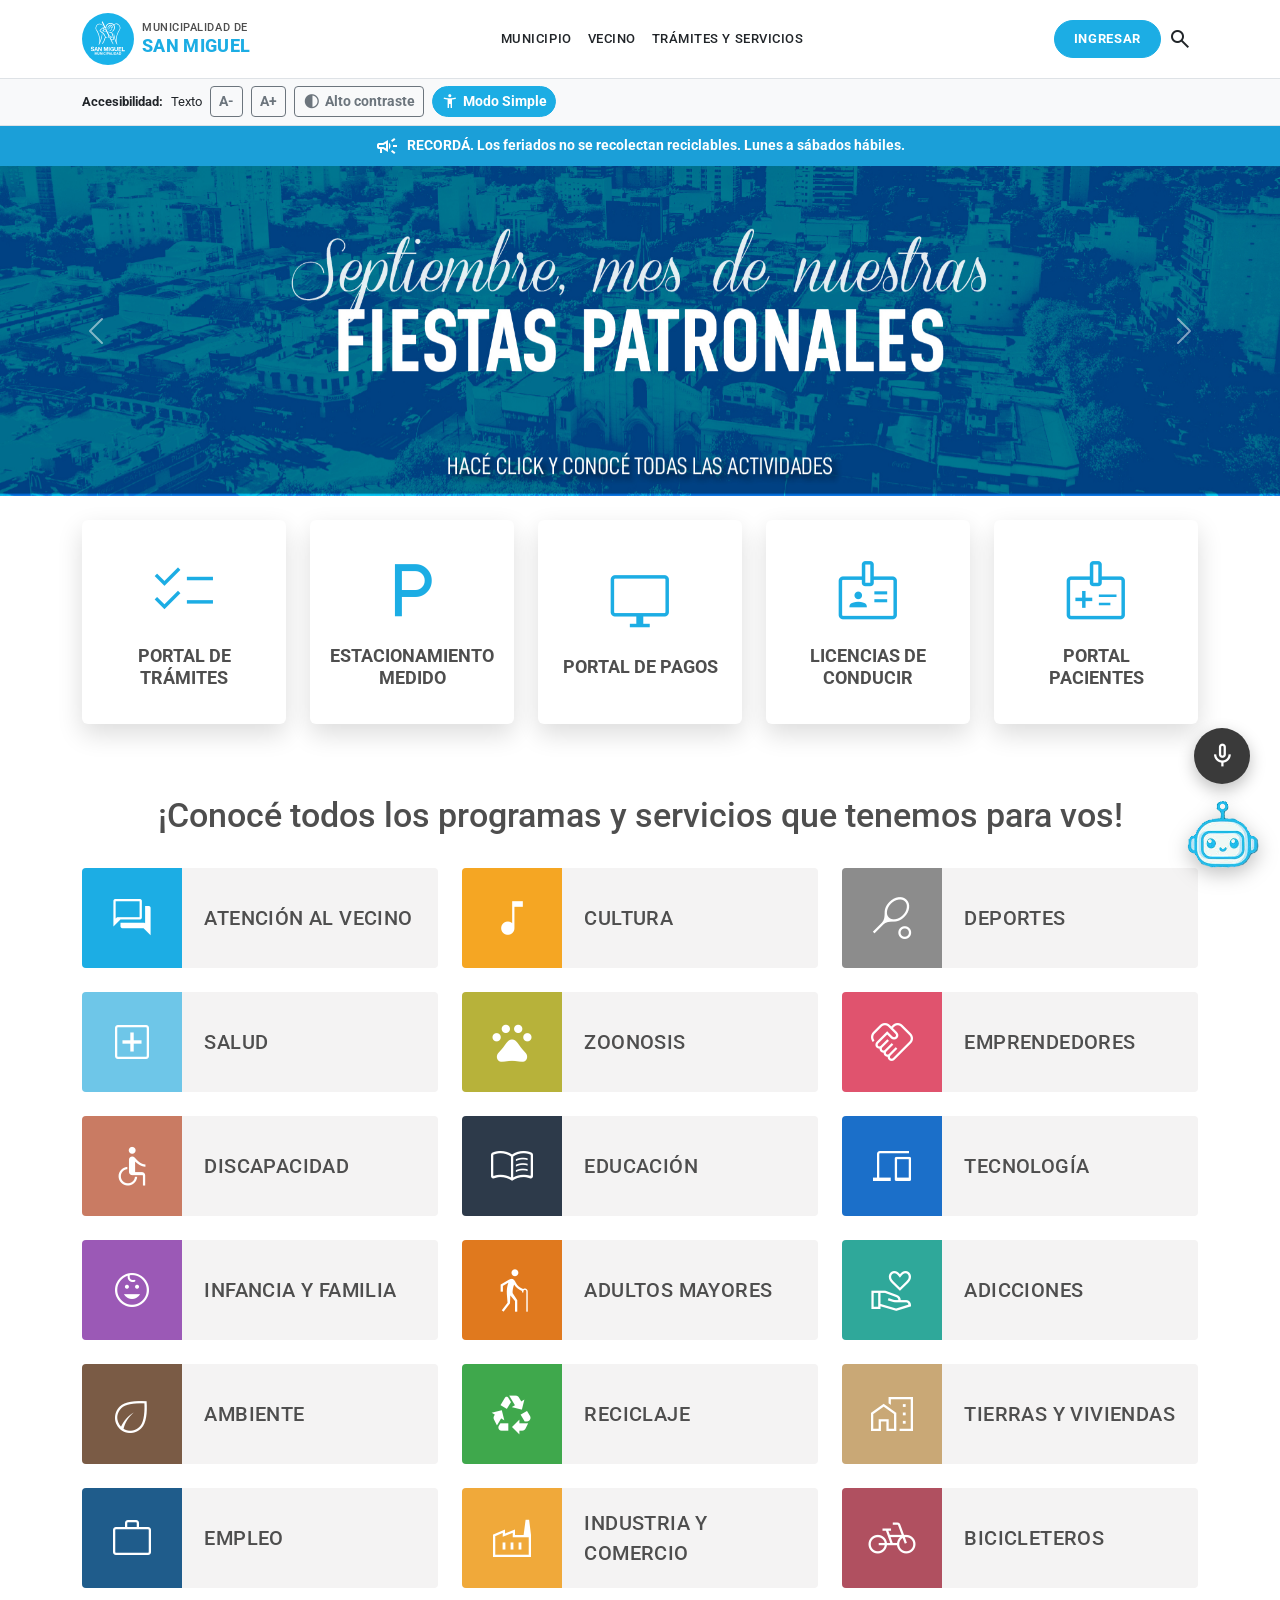
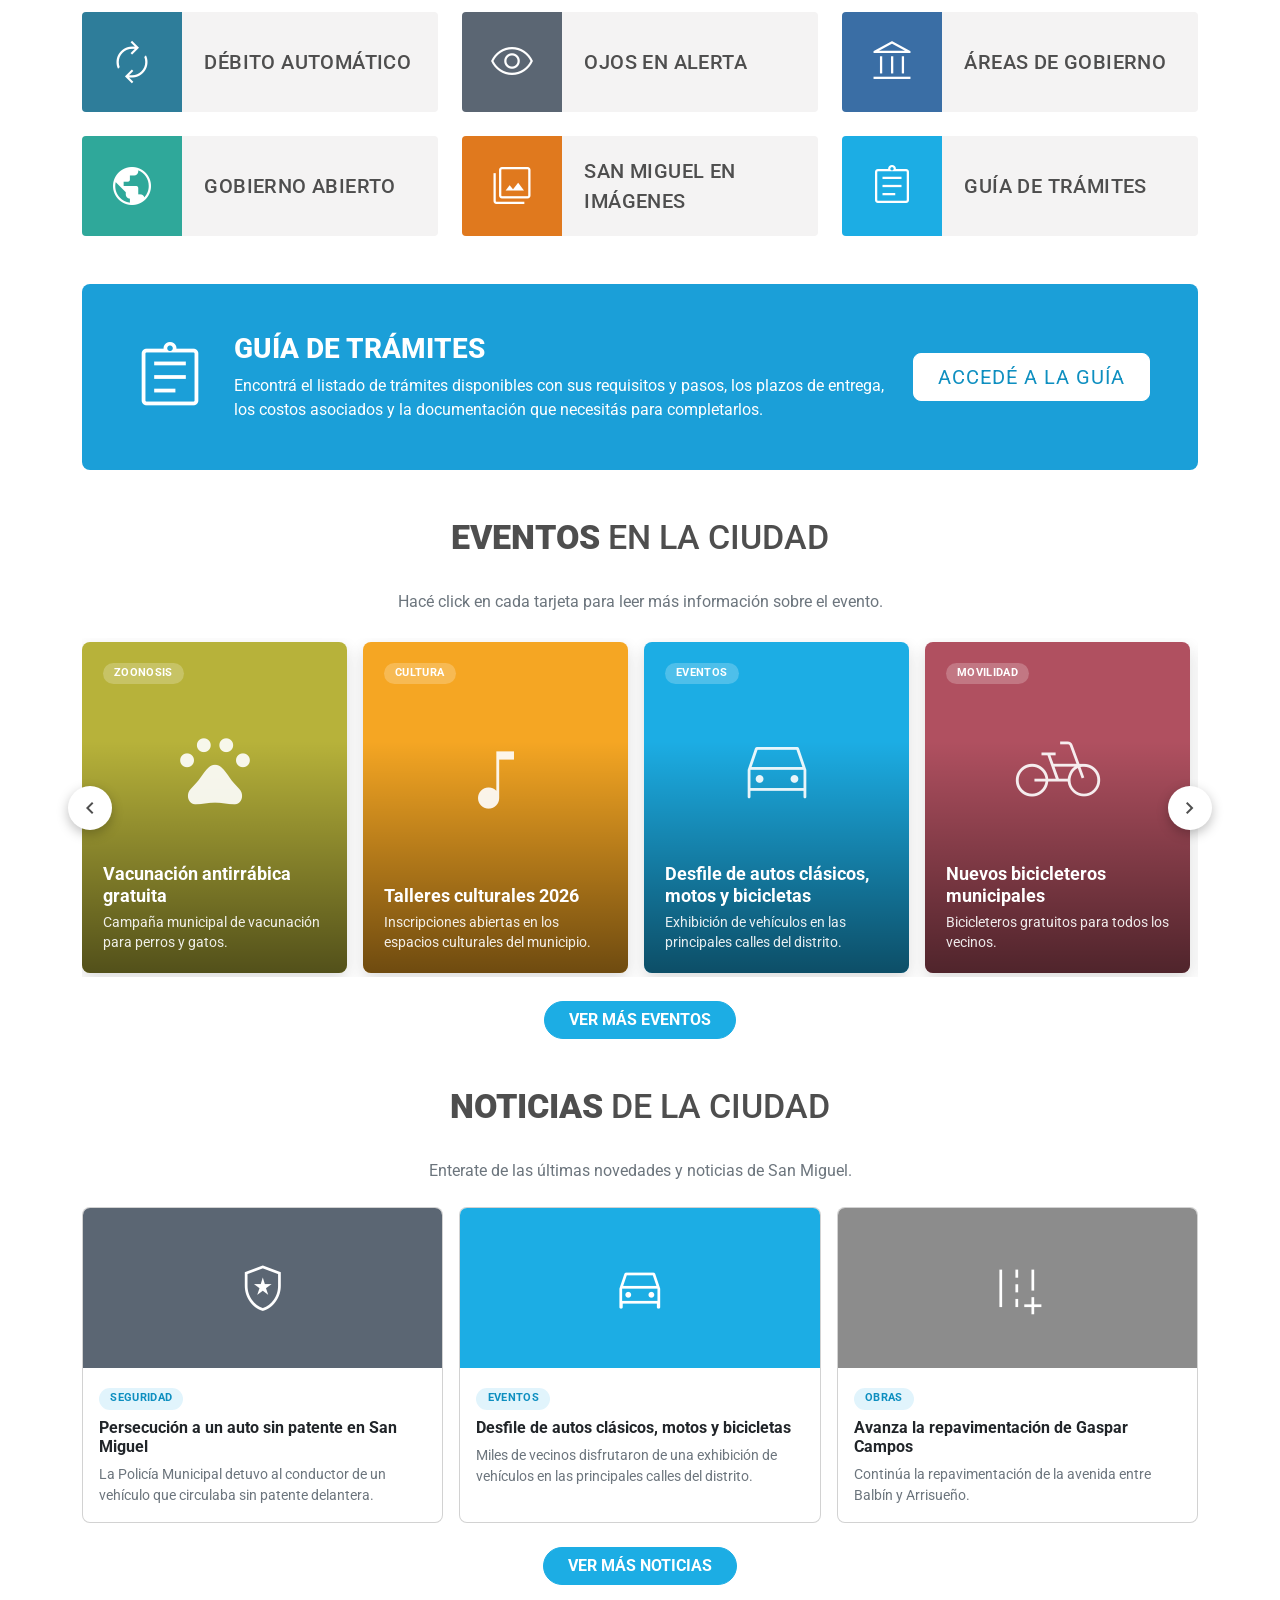
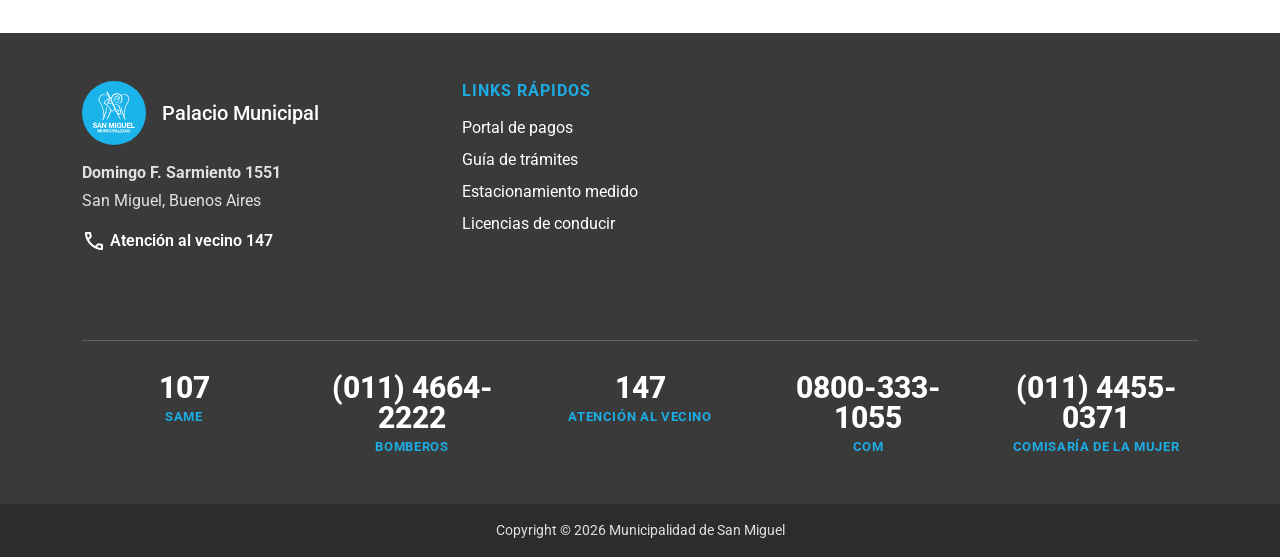
<file: index.html>
<!DOCTYPE html>
<html lang="es" data-bs-theme="light">
<head>
<meta charset="UTF-8">
<meta name="viewport" content="width=device-width, initial-scale=1, viewport-fit=cover">
<link href="https://cdn.jsdelivr.net/npm/bootstrap@5.3.3/dist/css/bootstrap.min.css" rel="stylesheet">
<link href="https://fonts.googleapis.com/css2?family=Roboto:wght@300;400;500;700;900&family=Material+Symbols+Outlined:opsz,wght,FILL,GRAD@24,200..400,0,0&display=swap" rel="stylesheet">
<link href="css/styles.css" rel="stylesheet">
<title>Municipalidad de San Miguel</title>
<link rel="icon" type="image/png" href="./assets/msmlogo-circulo.svg">
<link rel="manifest" href="manifest.json">
<meta name="theme-color" content="#1CADE4">
<link rel="apple-touch-icon" href="icons/icon-192.png">
</head>
<body data-page="home">

<div id="app-header"></div>
<div id="app-a11y"></div>

<div class="sm-announce text-center py-2 px-3 d-flex align-items-center justify-content-center gap-2">
  <span class="material-symbols-outlined" aria-hidden="true">campaign</span>
  RECORDÁ. Los feriados no se recolectan reciclables. Lunes a sábados hábiles.
</div>

<main>
  <!-- ========== VERSIÓN NORMAL ========== -->

  <!-- Buscador (se abre desde la lupa del navbar) -->
  <section id="searchStrip" class="solo-normal sm-search mx-auto text-center px-3 pt-4 d-none">
    <h2 class="h5">Buscá por trámite, servicio o palabra clave</h2>
    <div class="sm-searchbar d-flex align-items-center mt-3">
      <input id="searchInput" class="flex-grow-1 py-1" aria-label="Buscar trámite, servicio o palabra clave" placeholder="Buscar...">
      <button class="btn" data-action="buscar" aria-label="Buscar"><span class="material-symbols-outlined" aria-hidden="true">search</span></button>
    </div>
    <p id="searchMsg" class="text-danger small mt-2 mb-0 d-none" role="status"></p>
  </section>

  <!-- Hero: banners (assets/hero/). Cada slide es clickeable. pb-5 evita que las tarjetas de abajo tapen el texto del banner -->
  <section class="solo-normal pb-5">
    <div id="heroCarousel" class="carousel slide" data-bs-ride="carousel" aria-label="Anuncios destacados">
      <div class="carousel-inner" id="hero-slides">

        <div class="carousel-item active">
          <button class="d-block w-100 p-0 border-0 bg-transparent" data-action="abrir-tramite" data-titulo="Fiestas patronales" data-texto="Septiembre, mes de nuestras fiestas patronales. Conocé todas las actividades.">
            <img class="d-block w-100 h-auto" src="assets/hero/hero1.jpeg" width="2042" height="526" alt="Septiembre, mes de nuestras fiestas patronales. Hacé click y conocé todas las actividades.">
          </button>
        </div>

        <div class="carousel-item">
          <button class="d-block w-100 p-0 border-0 bg-transparent" data-action="abrir-tramite" data-titulo="Bicicleteros municipales" data-texto="Nuevos bicicleteros municipales gratuitos: guardá tu bici acá.">
            <img class="d-block w-100 h-auto" src="assets/hero/hero2.jpg" width="1600" height="412" alt="Nuevos bicicleteros municipales. Guardá tu bici acá.">
          </button>
        </div>

        <div class="carousel-item">
          <button class="d-block w-100 p-0 border-0 bg-transparent" data-action="asistente" aria-label="Hola, soy Miguel Bot, tu asistente virtual. Abrir asistente de voz">
            <img class="d-block w-100 h-auto" src="assets/hero/hero3.jpeg" width="2042" height="526" alt="Hola, soy Miguel Bot, tu asistente virtual.">
          </button>
        </div>

      </div>
      <button class="carousel-control-prev" type="button" data-bs-target="#heroCarousel" data-bs-slide="prev"><span class="carousel-control-prev-icon" aria-hidden="true"></span><span class="visually-hidden">Anuncio anterior</span></button>
      <button class="carousel-control-next" type="button" data-bs-target="#heroCarousel" data-bs-slide="next"><span class="carousel-control-next-icon" aria-hidden="true"></span><span class="visually-hidden">Anuncio siguiente</span></button>
    </div>
  </section>

  <!-- Accesos principales -->
  <div class="container-xl sm-portals-wrap solo-normal">
    <div class="row row-cols-2 row-cols-md-3 row-cols-lg-5 g-3 g-lg-4" id="grid-tramites"></div>
  </div>

  <div class="container-xl pt-5 solo-normal">

    <!-- Programas y servicios -->
    <section id="programas" class="pt-4 mb-5">
      <h2 class="sm-section-title">¡Conocé todos los programas y servicios que tenemos para vos!</h2>
      <div class="row row-cols-1 row-cols-md-2 row-cols-lg-3 g-3 g-lg-4" id="grid-programas"></div>
    </section>

    <!-- Guía de trámites -->
    <section class="sm-guia p-4 p-lg-5 mb-5">
      <div class="row align-items-center g-4">
        <div class="col-lg-auto text-center"><span class="material-symbols-outlined" aria-hidden="true">assignment</span></div>
        <div class="col-lg">
          <h2 class="h3">Guía de trámites</h2>
          <p class="mb-0">Encontrá el listado de trámites disponibles con sus requisitos y pasos, los plazos de entrega, los costos asociados y la documentación que necesitás para completarlos.</p>
        </div>
        <div class="col-lg-auto text-center"><button class="btn btn-lg px-4" data-action="abrir-tramite" data-titulo="Guía de trámites" data-texto="Accedé al portal general de trámites municipales.">ACCEDÉ A LA GUÍA</button></div>
      </div>
    </section>

    <!-- Eventos en la ciudad -->
    <section id="eventos" class="mb-5">
      <h2 class="sm-section-title"><b>EVENTOS</b> EN LA CIUDAD</h2>
      <p class="text-center text-secondary mt-n3 mb-4">Hacé click en cada tarjeta para leer más información sobre el evento.</p>
      <div class="sm-events">
        <button class="sm-events-btn prev" data-action="eventos-prev" aria-label="Eventos anteriores"><span class="material-symbols-outlined" aria-hidden="true">chevron_left</span></button>
        <div class="sm-events-track" id="lista-eventos" tabindex="0" aria-label="Eventos en la ciudad"></div>
        <button class="sm-events-btn next" data-action="eventos-next" aria-label="Eventos siguientes"><span class="material-symbols-outlined" aria-hidden="true">chevron_right</span></button>
      </div>
      <div class="text-center mt-4"><button class="btn btn-primary px-4" data-action="abrir-tramite" data-titulo="Eventos en la ciudad" data-texto="Conocé todas las actividades y eventos del municipio.">VER MÁS EVENTOS</button></div>
    </section>

    <!-- Noticias -->
    <section id="novedades" class="mb-2">
      <h2 class="sm-section-title"><b>NOTICIAS</b> DE LA CIUDAD</h2>
      <p class="text-center text-secondary mt-n3 mb-4">Enterate de las últimas novedades y noticias de San Miguel.</p>
      <div class="row row-cols-1 row-cols-md-3 g-3" id="lista-novedades"></div>
      <div class="text-center mt-4"><button class="btn btn-primary px-4" data-action="abrir-tramite" data-titulo="Novedades" data-texto="Enterate de las últimas noticias del municipio.">VER MÁS NOTICIAS</button></div>
    </section>
  </div>

  <!-- ========== MODO SIMPLE ========== -->
  <section class="solo-simple text-center px-3 py-5 mx-auto" style="max-width:1000px">
    <div class="text-sm-blue-dark fw-bold small text-uppercase">Accesos principales</div>
    <h1 class="h2 mt-1">¿En qué te podemos ayudar hoy?</h1>
    <p class="text-secondary">Elegí una opción o usá tu voz.</p>
    <button class="sm-mic mx-auto d-flex align-items-center justify-content-center mt-4 mb-2" data-action="asistente" aria-label="Abrir asistente de voz"><span class="material-symbols-outlined" aria-hidden="true">mic</span></button>
    <div class="fw-bold mb-4">Presioná para hablar</div>

    <div class="row row-cols-1 row-cols-sm-3 g-3 mx-auto" style="max-width:640px">
      <div class="col"><button class="sm-simple-card" data-action="abrir-tramite" data-titulo="Reclamo" data-texto="Contanos el problema (baches, luminarias, basura) y lo derivamos al área correspondiente."><span class="material-symbols-outlined" aria-hidden="true">report</span><strong>Hacer un reclamo</strong></button></div>
      <div class="col"><button class="sm-simple-card" data-action="abrir-tramite" data-titulo="Pagos" data-texto="Pagá tasas municipales de forma segura desde el portal de pagos."><span class="material-symbols-outlined" aria-hidden="true">credit_card</span><strong>Pagar tasas</strong></button></div>
      <div class="col"><button class="sm-simple-card" data-action="abrir-tramite" data-titulo="Consultar trámite" data-texto="Revisá el estado de un trámite que ya iniciaste."><span class="material-symbols-outlined" aria-hidden="true">description</span><strong>Consultar un trámite</strong></button></div>
    </div>

    <div class="row row-cols-1 row-cols-sm-3 g-3 mx-auto mt-1" style="max-width:640px">
      <div class="col"><button class="sm-simple-sec d-flex align-items-center gap-2" data-action="abrir-tramite" data-titulo="Turnos de salud" data-texto="Reservá o consultá tu turno en los centros de salud municipales."><span class="material-symbols-outlined" aria-hidden="true">favorite</span><strong class="small">Turnos de salud</strong></button></div>
      <div class="col"><button class="sm-simple-sec d-flex align-items-center gap-2" data-action="abrir-tramite" data-titulo="Agenda municipal" data-texto="Conocé las próximas actividades del municipio."><span class="material-symbols-outlined" aria-hidden="true">calendar_month</span><strong class="small">Agenda municipal</strong></button></div>
      <div class="col"><a class="sm-simple-sec d-flex align-items-center gap-2 text-decoration-none" href="juego.html"><span class="material-symbols-outlined" aria-hidden="true">sports_esports</span><strong class="small">Aprendé a usar apps</strong></a></div>
    </div>

    <div class="sm-safety text-start mx-auto mt-4 p-4" style="max-width:640px">
      <h3 class="h6 d-flex align-items-center gap-2"><span class="material-symbols-outlined" aria-hidden="true">shield</span>Cuidado con las estafas</h3>
      <ul class="small mb-0 ps-3">
        <li>Ningún banco, app o municipio te pide códigos por teléfono o WhatsApp.</li>
        <li>Ante una duda, cortá y llamá vos mismo/a al número oficial.</li>
        <li>Nunca compartas tu clave ni la foto de tu tarjeta con nadie.</li>
      </ul>
    </div>
  </section>
</main>

<div id="app-footer"></div>
<div id="app-floating"></div>

<script src="https://cdn.jsdelivr.net/npm/bootstrap@5.3.3/dist/js/bootstrap.bundle.min.js"></script>
<script src="js/utils.js"></script>
<script src="js/data.js"></script>
<script src="js/components.js"></script>
<script src="js/accesibilidad.js"></script>
<script src="js/asistente.js"></script>
<script src="js/home.js"></script>
</body>
</html>
</file>
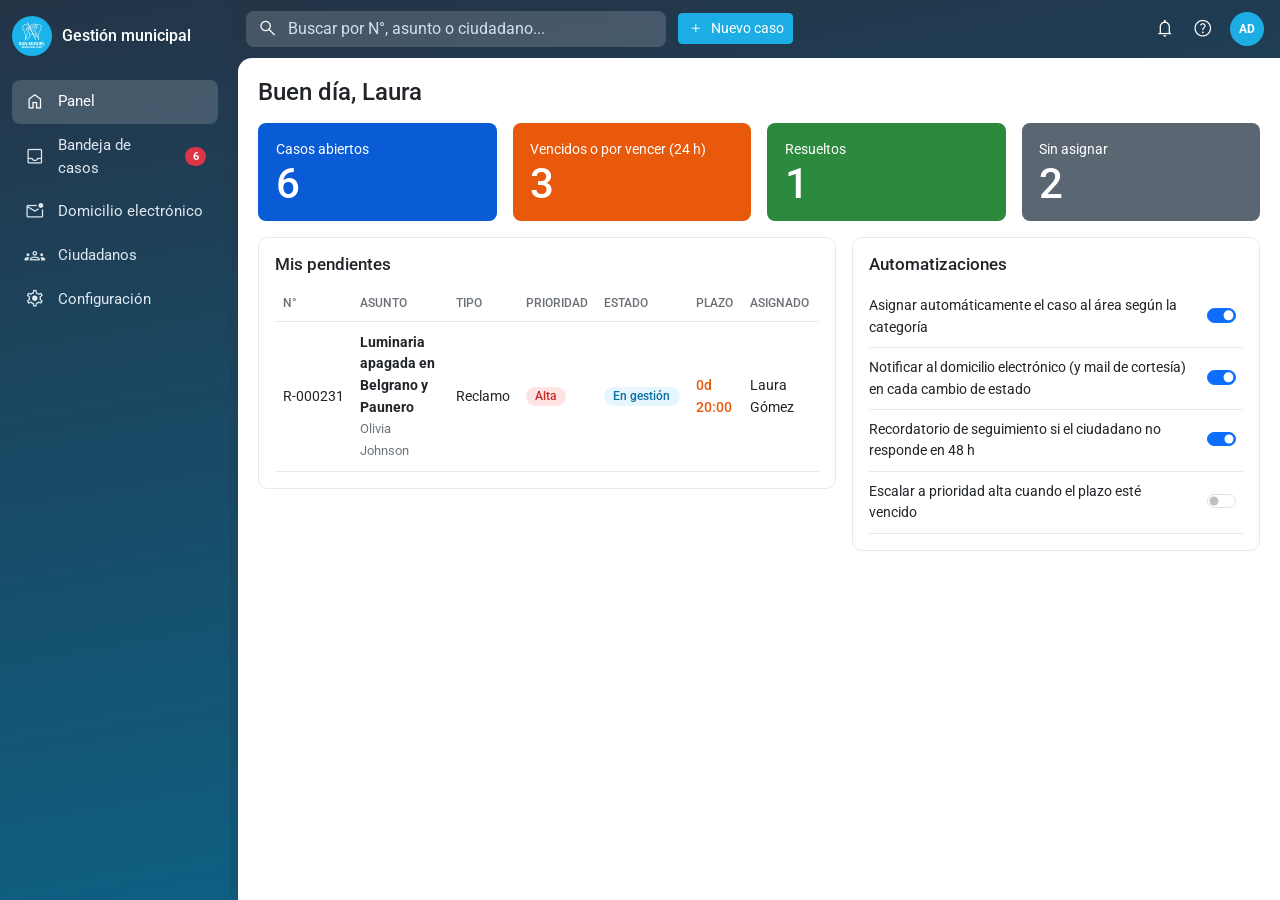
<file: crm.html>
<!DOCTYPE html>
<html lang="es" data-bs-theme="light">
<head>
<meta charset="UTF-8">
<meta name="viewport" content="width=device-width, initial-scale=1">
<title>Gestión de trámites y reclamos · Municipalidad de San Miguel</title>
<link href="https://cdn.jsdelivr.net/npm/bootstrap@5.3.3/dist/css/bootstrap.min.css" rel="stylesheet">
<link href="https://fonts.googleapis.com/css2?family=Roboto:wght@300;400;500;700&family=Material+Symbols+Outlined:opsz,wght,FILL,GRAD@24,200..400,0,0&display=swap" rel="stylesheet">
<style>
/* CRM municipal — estilos. Paleta: azul San Miguel + fondo oscuro tipo Creatio */
:root { --c-blue:#1CADE4; --c-blue-d:#0E8FC0; --c-side:linear-gradient(170deg,#243447,#0E5F82); --c-line:#e6e9ee; --c-soft:#f4f6f9; }
body { font-family:'Roboto',sans-serif; background:#243447; display:flex; min-height:100vh; }
.material-symbols-outlined { font-size:1.35rem; vertical-align:middle; font-variation-settings:'wght' 300; user-select:none; }
/* Lateral */
.side { width:230px; flex-shrink:0; background:var(--c-side); padding:1rem .75rem; color:#fff; }
.side-logo { display:flex; align-items:center; gap:.6rem; color:#fff; text-decoration:none; font-weight:500; margin-bottom:1.5rem; }
.side nav button { display:flex; align-items:center; gap:.75rem; width:100%; background:none; border:0; color:#dfe8f0; padding:.65rem .75rem; border-radius:8px; font-size:.95rem; text-align:left; }
.side nav button:hover, .side nav button.on { background:rgba(255,255,255,.16); color:#fff; }
.side nav .badge { margin-left:auto; }
/* Principal */
.main { flex:1; min-width:0; display:flex; flex-direction:column; background:var(--c-side); }
.top { display:flex; align-items:center; gap:.75rem; padding:.7rem 1rem; }
.search { display:flex; align-items:center; gap:.4rem; background:rgba(255,255,255,.16); border-radius:8px; padding:.3rem .7rem; color:#fff; flex:1; max-width:420px; }
.search input { background:none; border:0; outline:0; color:#fff; width:100%; }
.search input::placeholder { color:#cfe0ec; }
.avatar { width:34px; height:34px; border-radius:50%; background:var(--c-blue); display:flex; align-items:center; justify-content:center; font-size:.75rem; font-weight:700; }
.content { flex:1; background:#fff; border-radius:14px 0 0 0; margin-left:.5rem; padding:1.25rem; overflow:auto; }
/* KPIs */
.kpi { border-radius:8px; color:#fff; padding:.9rem 1.1rem; height:100%; }
.kpi b { display:block; font-size:2.6rem; line-height:1.1; font-weight:500; }
.kpi.b1{background:#0a5bd6}.kpi.b2{background:#e8590c}.kpi.b3{background:#2b8a3e}.kpi.b4{background:#5b6673}
.panel { border:1px solid var(--c-line); border-radius:10px; padding:1rem; background:#fff; }
.panel h2 { font-size:1.05rem; font-weight:500; margin-bottom:.75rem; }
.lbl { font-size:.78rem; color:#6b7076; margin:0; }
.val { margin-bottom:.7rem; padding-bottom:.35rem; border-bottom:1px dashed var(--c-line); }
/* Tabla */
.tbl { width:100%; font-size:.9rem; }
.tbl th { font-weight:500; color:#6b7076; font-size:.78rem; text-transform:uppercase; border-bottom:1px solid var(--c-line); padding:.5rem; }
.tbl td { padding:.6rem .5rem; border-bottom:1px solid var(--c-line); vertical-align:middle; }
.tbl tbody tr { cursor:pointer; } .tbl tbody tr:hover { background:var(--c-soft); }
/* Estados / prioridad */
.pill { font-size:.72rem; font-weight:500; padding:.15rem .6rem; border-radius:20px; background:#e7f5ff; color:#0b6fa4; white-space:nowrap; }
.pill.ok{background:#d3f9d8;color:#2b8a3e}.pill.warn{background:#fff3bf;color:#a86600}.pill.bad{background:#ffe3e3;color:#c92a2a}.pill.gray{background:#e9ecef;color:#495057}
.late { color:#c92a2a; font-weight:500; } .soon { color:#e8590c; font-weight:500; }
/* Etapas (estilo Creatio) */
.stages { display:flex; gap:2px; overflow-x:auto; margin:1rem 0; }
.stage { flex:1; min-width:120px; border:0; padding:.55rem 1rem .55rem 1.6rem; font-size:.85rem; background:#ced4da; color:#343a40; clip-path:polygon(0 0,calc(100% - 14px) 0,100% 50%,calc(100% - 14px) 100%,0 100%,14px 50%); }
.stage:first-child { clip-path:polygon(0 0,calc(100% - 14px) 0,100% 50%,calc(100% - 14px) 100%,0 100%); padding-left:1rem; }
.stage.done { background:#2b8a3e; color:#fff; } .stage.cur { background:#1c7c34; color:#fff; font-weight:500; }
/* Pestañas y timeline */
.tabs { display:flex; gap:1.25rem; border-bottom:1px solid var(--c-line); overflow-x:auto; }
.tabs button { background:none; border:0; border-bottom:2px solid transparent; padding:.6rem 0; color:var(--c-blue-d); font-size:.85rem; text-transform:uppercase; white-space:nowrap; }
.tabs button.on { color:#212529; border-color:#e8590c; }
.tl-item { display:flex; gap:.75rem; padding:.75rem 0; border-bottom:1px solid var(--c-line); }
.tl-ic { width:36px; height:36px; border-radius:50%; background:#e7f5ff; color:var(--c-blue-d); display:flex; align-items:center; justify-content:center; flex-shrink:0; }
.tl-ic.int { background:#fff3bf; color:#a86600; } .tl-ic.sys { background:#e9ecef; color:#495057; }
.rule { display:flex; align-items:center; justify-content:space-between; gap:1rem; padding:.55rem 0; border-bottom:1px solid var(--c-line); font-size:.9rem; }
@media (max-width:767.98px) { .side { width:64px; } .side-logo span, .side nav span:not(.material-symbols-outlined) { display:none; } .content { margin-left:0; border-radius:14px 14px 0 0; padding:.9rem; } }
@media print { .side, .top, .stages, .tabs, .no-print { display:none !important; } body { background:#fff; } .content { margin:0; } }

.btn-primary { --bs-btn-bg:var(--c-blue); --bs-btn-border-color:var(--c-blue); --bs-btn-hover-bg:var(--c-blue-d); --bs-btn-hover-border-color:var(--c-blue-d); --bs-btn-active-bg:var(--c-blue-d); --bs-btn-color:#fff; --bs-btn-hover-color:#fff; }
.btn-outline-primary { --bs-btn-color:var(--c-blue-d); --bs-btn-border-color:var(--c-blue); --bs-btn-hover-bg:var(--c-blue); --bs-btn-hover-border-color:var(--c-blue); }
.btn .material-symbols-outlined { font-size:1.1rem; margin-right:.15rem; }
</style>
</head>
<body>
<!-- Menú lateral -->
<aside class="side" aria-label="Menú principal">
  <a href="index.html" class="side-logo" aria-label="Ir al portal"><img src="assets/msmlogo-circulo.svg" alt="" width="40" height="40" onerror="this.style.display='none'"><span>Gestión municipal</span></a>
  <nav id="sideNav"></nav>
</aside>

<div class="main">
  <!-- Barra superior -->
  <header class="top">
    <div class="search"><span class="material-symbols-outlined">search</span><input id="globalSearch" placeholder="Buscar por N°, asunto o ciudadano..." aria-label="Buscar casos"></div>
    <button class="btn btn-primary btn-sm d-flex align-items-center gap-1" data-act="nuevo"><span class="material-symbols-outlined">add</span><span class="d-none d-md-inline">Nuevo caso</span></button>
    <span class="ms-auto d-flex align-items-center gap-3 text-white">
      <span class="material-symbols-outlined" title="Notificaciones">notifications</span>
      <span class="material-symbols-outlined" title="Ayuda">help</span>
      <span class="avatar" title="Administrador">AD</span>
    </span>
  </header>
  <main id="view" class="content"></main>
</div>

<div class="toast-container position-fixed bottom-0 end-0 p-3"><div id="toast" class="toast text-bg-dark" role="status"><div class="toast-body" id="toastMsg"></div></div></div>

<script src="https://cdn.jsdelivr.net/npm/bootstrap@5.3.3/dist/js/bootstrap.bundle.min.js"></script>
<script>
/**
 * crm-data.js — Datos de ejemplo del CRM (reemplazar por la API real).
 * Estados tomados del manual del portal de trámites.
 */
window.CRM = {
  etapas: ['Solicitud enviada', 'Verificando solicitud', 'En gestión', 'Ajuste de información', 'Aprobado'],
  cierres: ['Denegado', 'Cancelado'],
  tipos: ['Trámite', 'Reclamo', 'Sugerencia', 'Consulta'],
  areas: ['Obras y Espacio Público', 'Salud', 'Seguridad', 'Ambiente', 'Industria y Comercio', 'Atención al vecino'],
  admins: ['Laura Gómez', 'Martín Pérez', 'Sofía Ruiz'],
  yo: 'Laura Gómez',
  reglas: [
    { id: 'asig',  t: 'Asignar automáticamente el caso al área según la categoría', on: true },
    { id: 'estado', t: 'Notificar al domicilio electrónico (y mail de cortesía) en cada cambio de estado', on: true },
    { id: 'seg',   t: 'Recordatorio de seguimiento si el ciudadano no responde en 48 h', on: true },
    { id: 'esc',   t: 'Escalar a prioridad alta cuando el plazo esté vencido', on: false }
  ],
  casos: [
    { id: 'R-000231', tipo: 'Reclamo', asunto: 'Luminaria apagada en Belgrano y Paunero', ciudadano: 'Olivia Johnson', tel: '11 5555-0101', mail: 'olivia@mail.com', cat: 'Alumbrado', area: 'Obras y Espacio Público', prio: 'Alta', estado: 'En gestión', asig: 'Laura Gómez', canal: 'WhatsApp', dir: 'Belgrano y Paunero', venceH: 20, tags: ['Vecino frecuente'], desc: 'La luminaria lleva una semana apagada y la cuadra queda a oscuras.', docs: [['Foto del lugar', true, 'Aprobado']] },
    { id: 'R-000232', tipo: 'Reclamo', asunto: 'Bache profundo en Av. Gaspar Campos', ciudadano: 'Kessler Elwyn', tel: '11 5555-0102', mail: 'kessler@mail.com', cat: 'Bacheo', area: 'Obras y Espacio Público', prio: 'Media', estado: 'Solicitud enviada', asig: '', canal: 'Web', dir: 'Gaspar Campos 1200', venceH: 70, tags: [], desc: 'Bache que daña los vehículos.', docs: [['Foto del lugar', false, 'Pendiente']] },
    { id: 'T-000118', tipo: 'Trámite', asunto: 'Habilitación comercial — Kiosco Los Álamos', ciudadano: 'John Best', tel: '11 5555-0103', mail: 'john@mail.com', cat: 'Habilitaciones', area: 'Industria y Comercio', prio: 'Media', estado: 'Ajuste de información', asig: 'Martín Pérez', canal: 'Portal', dir: 'Sarmiento 800', venceH: -6, tags: ['Requiere gestor'], desc: 'Solicitud de habilitación comercial. Falta la documentación de dominio.', docs: [['Escritura o boleto de compra venta', true, 'Observado'], ['Certificado parcelario', true, 'Aprobado'], ['Plano de mensura', true, 'Pendiente']] },
    { id: 'T-000119', tipo: 'Trámite', asunto: 'Permiso de obra nueva — unifamiliar', ciudadano: 'Wendy Nikolson', tel: '11 5555-0104', mail: 'wendy@mail.com', cat: 'Obras particulares', area: 'Obras y Espacio Público', prio: 'Baja', estado: 'Verificando solicitud', asig: 'Sofía Ruiz', canal: 'Portal', dir: 'Mitre 450', venceH: 96, tags: [], desc: 'Permiso de obra nueva presentado por el titular con profesional responsable.', docs: [['Plano de proyecto inicial', true, 'Aprobado'], ['Aceptación del profesional responsable', true, 'Aprobado']] },
    { id: 'R-000233', tipo: 'Reclamo', asunto: 'Recolección de residuos no realizada', ciudadano: 'Sandra Morshe', tel: '11 5555-0105', mail: 'sandra@mail.com', cat: 'Higiene urbana', area: 'Ambiente', prio: 'Alta', estado: 'Solicitud enviada', asig: '', canal: 'Teléfono 147', dir: 'Rivadavia 2100', venceH: 5, tags: ['Crítico'], desc: 'No pasó el camión en los últimos tres días.', docs: [] },
    { id: 'C-000054', tipo: 'Consulta', asunto: 'Consulta por turno en centro de salud', ciudadano: 'Diego Ramos', tel: '11 5555-0106', mail: 'diego@mail.com', cat: 'Salud', area: 'Salud', prio: 'Baja', estado: 'Aprobado', asig: 'Laura Gómez', canal: 'Web', dir: '', venceH: 200, tags: [], desc: 'Consulta sobre cómo reservar turno.', docs: [] },
    { id: 'S-000012', tipo: 'Sugerencia', asunto: 'Más bicicleteros en la estación', ciudadano: 'Ana Ferreyra', tel: '11 5555-0107', mail: 'ana@mail.com', cat: 'Movilidad', area: 'Atención al vecino', prio: 'Baja', estado: 'En gestión', asig: 'Sofía Ruiz', canal: 'Web', dir: 'Estación San Miguel', venceH: 120, tags: [], desc: 'Sugiero sumar bicicleteros municipales cerca de la estación.', docs: [] },
    { id: 'R-000234', tipo: 'Reclamo', asunto: 'Ruidos molestos en local nocturno', ciudadano: 'Pablo Díaz', tel: '11 5555-0108', mail: 'pablo@mail.com', cat: 'Inspecciones', area: 'Seguridad', prio: 'Media', estado: 'Denegado', asig: 'Martín Pérez', canal: 'WhatsApp', dir: 'Muñiz 320', venceH: 30, tags: [], desc: 'Reclamo por ruidos después de las 2 AM.', docs: [] }
  ]
};

</script>
<script>
/** crm.js — Lógica del CRM municipal (vistas: panel, bandeja, caso). */
(function () {
  var D = CRM, $ = function (s) { return document.querySelector(s); };
  var esc = function (s) { return String(s == null ? '' : s).replace(/[&<>"']/g, function (c) { return { '&': '&amp;', '<': '&lt;', '>': '&gt;', '"': '&quot;', "'": '&#39;' }[c]; }); };
  var ic = function (n) { return '<span class="material-symbols-outlined" aria-hidden="true">' + n + '</span>'; };
  var S = { view: 'panel', id: null, tab: 'com', f: { q: '', tipo: '', estado: '', asig: '', prio: '' } };
  var HOY = '28/09/2026';

  D.casos.forEach(function (c) {
    c.msgs = [{ k: 'ciud', who: c.ciudadano, t: c.desc, at: HOY + ' 09:10' }];
    c.hist = [{ t: 'Caso creado por ' + c.canal, at: HOY + ' 09:10' }];
  });

  function toast(m) { $('#toastMsg').textContent = m; bootstrap.Toast.getOrCreateInstance($('#toast'), { delay: 2600 }).show(); }
  function caso() { return D.casos.find(function (c) { return c.id === S.id; }); }
  function abierto(c) { return ['Aprobado', 'Denegado', 'Cancelado'].indexOf(c.estado) < 0; }
  function log(c, t) { c.hist.unshift({ t: t, at: HOY + ' ' + new Date().toTimeString().slice(0, 5) }); }
  function pillEstado(e) { var k = e === 'Aprobado' ? 'ok' : (e === 'Denegado' || e === 'Cancelado') ? 'bad' : e === 'Ajuste de información' ? 'warn' : ''; return '<span class="pill ' + k + '">' + esc(e) + '</span>'; }
  function pillPrio(p) { return '<span class="pill ' + (p === 'Alta' ? 'bad' : p === 'Media' ? 'warn' : 'gray') + '">' + p + '</span>'; }
  function plazo(c) {
    if (!abierto(c)) return '<span class="text-secondary">—</span>';
    var h = c.venceH;
    if (h < 0) return '<span class="late">Vencido hace ' + (-h) + ' h</span>';
    var t = Math.floor(h / 24) + 'd ' + String(h % 24).padStart(2, '0') + ':00';
    return '<span class="' + (h <= 24 ? 'soon' : '') + '">' + t + '</span>';
  }

  /* ---------- Menú lateral ---------- */
  function nav() {
    var abiertos = D.casos.filter(abierto).length;
    var items = [['panel', 'home', 'Panel'], ['bandeja', 'inbox', 'Bandeja de casos'], ['notif', 'mark_email_unread', 'Domicilio electrónico'], ['ciud', 'groups', 'Ciudadanos'], ['ajustes', 'settings', 'Configuración']];
    $('#sideNav').innerHTML = items.map(function (i) {
      return '<button data-go="' + i[0] + '" class="' + (S.view === i[0] || (S.view === 'caso' && i[0] === 'bandeja') ? 'on' : '') + '">' + ic(i[1]) + '<span>' + i[2] + '</span>' +
        (i[0] === 'bandeja' ? '<span class="badge rounded-pill bg-danger">' + abiertos + '</span>' : '') + '</button>';
    }).join('');
  }

  /* ---------- Panel ---------- */
  function panel() {
    var ab = D.casos.filter(abierto);
    var k = [['b1', ab.length, 'Casos abiertos'], ['b2', ab.filter(function (c) { return c.venceH <= 24; }).length, 'Vencidos o por vencer (24 h)'], ['b3', D.casos.filter(function (c) { return c.estado === 'Aprobado'; }).length, 'Resueltos'], ['b4', ab.filter(function (c) { return !c.asig; }).length, 'Sin asignar']];
    var mios = ab.filter(function (c) { return c.asig === D.yo; }).sort(function (a, b) { return a.venceH - b.venceH; });
    return '<h1 class="h4 mb-3">Buen día, ' + esc(D.yo.split(' ')[0]) + '</h1>' +
      '<div class="row g-3 mb-3">' + k.map(function (x) { return '<div class="col-6 col-lg-3"><div class="kpi ' + x[0] + '"><small>' + x[2] + '</small><b>' + x[1] + '</b></div></div>'; }).join('') + '</div>' +
      '<div class="row g-3"><div class="col-lg-7"><div class="panel"><h2>Mis pendientes</h2>' + (mios.length ? tabla(mios) : '<p class="text-secondary mb-0">No tenés casos pendientes.</p>') + '</div></div>' +
      '<div class="col-lg-5"><div class="panel"><h2>Automatizaciones</h2>' + D.reglas.map(function (r) {
        return '<div class="rule"><span>' + esc(r.t) + '</span><div class="form-check form-switch m-0"><input class="form-check-input" type="checkbox" role="switch" data-regla="' + r.id + '"' + (r.on ? ' checked' : '') + ' aria-label="' + esc(r.t) + '"></div></div>';
      }).join('') + '</div></div></div>';
  }

  /* ---------- Bandeja ---------- */
  function filtrar() {
    var f = S.f, q = f.q.toLowerCase();
    return D.casos.filter(function (c) {
      return (!q || (c.id + ' ' + c.asunto + ' ' + c.ciudadano).toLowerCase().indexOf(q) > -1) && (!f.tipo || c.tipo === f.tipo) && (!f.estado || c.estado === f.estado) &&
        (!f.prio || c.prio === f.prio) && (!f.asig || (f.asig === 'mios' ? c.asig === D.yo : !c.asig));
    });
  }
  function tabla(list) {
    if (!list.length) return '<p class="text-secondary py-3 mb-0">No hay casos con esos filtros.</p>';
    return '<div class="table-responsive"><table class="tbl"><thead><tr><th>N°</th><th>Asunto</th><th>Tipo</th><th>Prioridad</th><th>Estado</th><th>Plazo</th><th>Asignado</th></tr></thead><tbody>' +
      list.map(function (c) {
        return '<tr data-caso="' + c.id + '" tabindex="0"><td class="text-nowrap">' + c.id + '</td><td><b>' + esc(c.asunto) + '</b><br><small class="text-secondary">' + esc(c.ciudadano) + '</small></td><td>' + c.tipo + '</td><td>' + pillPrio(c.prio) + '</td><td>' + pillEstado(c.estado) + '</td><td>' + plazo(c) + '</td><td>' + (esc(c.asig) || '<span class="text-secondary">Sin asignar</span>') + '</td></tr>';
      }).join('') + '</tbody></table></div>';
  }
  function opts(arr, sel, ph) { return '<option value="">' + ph + '</option>' + arr.map(function (a) { return '<option' + (a === sel ? ' selected' : '') + '>' + a + '</option>'; }).join(''); }
  function bandeja() {
    var f = S.f;
    return '<h1 class="h4 mb-3">Bandeja de casos</h1><div class="panel mb-3"><div class="row g-2">' +
      '<div class="col-md-3"><input class="form-control form-control-sm" data-f="q" placeholder="N°, asunto o ciudadano" value="' + esc(f.q) + '"></div>' +
      '<div class="col-6 col-md-2"><select class="form-select form-select-sm" data-f="tipo">' + opts(D.tipos, f.tipo, 'Tipo') + '</select></div>' +
      '<div class="col-6 col-md-2"><select class="form-select form-select-sm" data-f="estado">' + opts(D.etapas.concat(D.cierres), f.estado, 'Estado') + '</select></div>' +
      '<div class="col-6 col-md-2"><select class="form-select form-select-sm" data-f="prio">' + opts(['Alta', 'Media', 'Baja'], f.prio, 'Prioridad') + '</select></div>' +
      '<div class="col-6 col-md-2"><select class="form-select form-select-sm" data-f="asig"><option value="">Asignado: todos</option><option value="mios"' + (f.asig === 'mios' ? ' selected' : '') + '>Asignados a mí</option><option value="sin"' + (f.asig === 'sin' ? ' selected' : '') + '>Sin asignar</option></select></div>' +
      '<div class="col-md-1"><button class="btn btn-outline-secondary btn-sm w-100" data-act="limpiar">Limpiar</button></div></div></div>' +
      '<div class="panel" id="lista">' + tabla(filtrar()) + '</div>';
  }

  /* ---------- Detalle del caso ---------- */
  function caseView() {
    var c = caso(); if (!c) return bandeja();
    var idx = D.etapas.indexOf(c.estado), cerrado = D.cierres.indexOf(c.estado) > -1;
    var stages = D.etapas.map(function (e, i) { return '<button class="stage ' + (i < idx ? 'done' : i === idx ? 'cur' : '') + '" data-estado="' + e + '"' + (cerrado ? ' disabled' : '') + '>' + e + '</button>'; }).join('');
    var tabs = [['com', 'Comunicación'], ['datos', 'Datos del caso'], ['docs', 'Documentación'], ['hist', 'Historial'], ['cierre', 'Cierre']];
    return '<div class="d-flex flex-wrap align-items-center gap-2">' +
      '<button class="btn btn-link p-0" data-go="bandeja" aria-label="Volver">' + ic('arrow_back') + '</button><h1 class="h4 mb-0">' + esc(c.tipo) + ' #' + c.id + ' — ' + esc(c.asunto) + '</h1>' +
      '<span class="ms-auto d-flex gap-2 no-print"><button class="btn btn-outline-secondary btn-sm" data-act="imprimir">' + ic('print') + ' Imprimir comprobante</button></span></div>' +
      '<div class="mt-2">' + pillEstado(c.estado) + ' ' + pillPrio(c.prio) + ' ' + c.tags.map(function (t) { return '<span class="pill gray">' + esc(t) + '</span>'; }).join(' ') + '</div>' +
      '<div class="stages no-print">' + stages + '</div>' +
      '<div class="row g-3"><div class="col-lg-4">' +
      '<div class="panel mb-3"><h2>Plazos</h2><p class="lbl">Tiempo restante para resolver</p><div class="val fs-4">' + plazo(c) + '</div>' +
      '<p class="lbl">Área responsable</p><div class="val">' + esc(c.area) + '</div><p class="lbl">Asignado a</p><div class="val">' + (esc(c.asig) || 'Sin asignar') + '</div>' +
      '<div class="d-flex gap-2 no-print"><button class="btn btn-outline-primary btn-sm" data-act="escalar">' + ic('campaign') + ' Escalar</button><button class="btn btn-outline-primary btn-sm" data-act="asignarme">' + ic('person') + ' Asignarme</button></div></div>' +
      '<div class="panel"><h2>Ciudadano</h2><p class="lbl">Nombre</p><div class="val">' + esc(c.ciudadano) + '</div><p class="lbl">Teléfono</p><div class="val">' + esc(c.tel) + '</div><p class="lbl">Correo</p><div class="val">' + esc(c.mail) + '</div><p class="lbl">Canal de ingreso</p><div class="mb-0">' + esc(c.canal) + '</div></div>' +
      '</div><div class="col-lg-8"><div class="panel"><div class="tabs">' + tabs.map(function (t) { return '<button data-tab="' + t[0] + '" class="' + (S.tab === t[0] ? 'on' : '') + '">' + t[1] + '</button>'; }).join('') + '</div><div class="pt-3">' + tabBody(c) + '</div></div></div></div>';
  }
  function tabBody(c) {
    if (S.tab === 'com') {
      return '<textarea id="msgTxt" class="form-control mb-2" rows="3" placeholder="Escribí un mensaje al ciudadano o una nota interna..."></textarea>' +
        '<div class="d-flex flex-wrap align-items-center gap-3 mb-2 no-print"><div class="form-check"><input class="form-check-input" type="checkbox" id="msgInt"><label class="form-check-label small" for="msgInt">Nota interna (no la ve el ciudadano)</label></div>' +
        '<button class="btn btn-primary btn-sm ms-auto" data-act="enviar">' + ic('send') + ' Enviar</button></div>' +
        '<p class="small text-secondary">Los mensajes al ciudadano llegan a su domicilio electrónico y también por mail de cortesía.</p>' +
        c.msgs.map(function (m) {
          var t = m.k === 'int' ? 'int' : m.k === 'sys' ? 'sys' : '';
          return '<div class="tl-item"><div class="tl-ic ' + t + '">' + ic(m.k === 'ciud' ? 'person' : m.k === 'int' ? 'lock' : m.k === 'sys' ? 'settings' : 'support_agent') + '</div><div><b>' + esc(m.who) + '</b>' + (m.k === 'int' ? ' <span class="pill warn">Nota interna</span>' : '') + '<br><small class="text-secondary">' + m.at + '</small><p class="mb-0 mt-1">' + esc(m.t) + '</p></div></div>';
        }).join('');
    }
    if (S.tab === 'datos') return '<p class="lbl">Descripción</p><div class="val">' + esc(c.desc) + '</div><div class="row"><div class="col-md-6"><p class="lbl">Categoría</p><div class="val">' + esc(c.cat) + '</div></div><div class="col-md-6"><p class="lbl">Ubicación</p><div class="val">' + (esc(c.dir) || '—') + '</div></div></div>';
    if (S.tab === 'docs') {
      if (!c.docs.length) return '<p class="text-secondary mb-0">Este caso no requiere documentación respaldatoria.</p>';
      return c.docs.map(function (d, i) {
        var k = d[2] === 'Aprobado' ? 'ok' : d[2] === 'Observado' ? 'bad' : 'warn';
        return '<div class="rule"><span>' + ic('description') + ' ' + esc(d[0]) + (d[1] ? ' <b class="text-danger" title="Obligatorio">*</b>' : '') + '</span><span class="d-flex align-items-center gap-2"><span class="pill ' + k + '">' + d[2] + '</span>' +
          (d[2] !== 'Aprobado' ? '<button class="btn btn-outline-primary btn-sm no-print" data-ajuste="' + i + '">Solicitar ajuste</button>' : '') + '</span></div>';
      }).join('') + '<p class="small text-secondary mt-2">Al solicitar un ajuste, el caso pasa a "Ajuste de información" y el ciudadano recibe la notificación.</p>';
    }
    if (S.tab === 'hist') return c.hist.map(function (h) { return '<div class="tl-item"><div class="tl-ic sys">' + ic('history') + '</div><div>' + esc(h.t) + '<br><small class="text-secondary">' + h.at + '</small></div></div>'; }).join('');
    return '<p class="lbl">Resultado / respuesta de cierre</p><textarea id="cierreTxt" class="form-control mb-3" rows="4" placeholder="Detalle de la resolución que verá el ciudadano..."></textarea>' +
      '<div class="d-flex flex-wrap gap-2 no-print"><button class="btn btn-success btn-sm" data-cierre="Aprobado">' + ic('check') + ' Aprobar y cerrar</button><button class="btn btn-outline-danger btn-sm" data-cierre="Denegado">' + ic('block') + ' Denegar</button><button class="btn btn-outline-secondary btn-sm" data-cierre="Cancelado">' + ic('cancel') + ' Cancelar caso</button></div>' +
      '<p class="small text-secondary mt-2">Una vez cerrado el caso, el ciudadano recibe el resultado en su domicilio electrónico y ya no se puede cancelar.</p>';
  }

  /* ---------- Vistas simples ---------- */
  function simple(t, ico, txt) { return '<h1 class="h4 mb-3">' + t + '</h1><div class="panel text-center py-5 text-secondary">' + ic(ico) + '<p class="mb-0 mt-2">' + txt + '</p></div>'; }

  function render() {
    var v = { panel: panel, bandeja: bandeja, caso: caseView,
      notif: function () { return simple('Domicilio electrónico', 'mark_email_unread', 'Aquí se listarán las notificaciones enviadas a los ciudadanos (próximamente).'); },
      ciud: function () { return simple('Ciudadanos', 'groups', 'Aquí se listarán los ciudadanos y sus casos (próximamente).'); },
      ajustes: function () { return simple('Configuración', 'settings', 'Aquí se configurarán áreas, equipos y plazos (próximamente).'); } };
    $('#view').innerHTML = v[S.view](); nav();
  }
  function go(view, id) { S.view = view; if (id) { S.id = id; S.tab = 'com'; } render(); window.scrollTo(0, 0); }
  function cambiarEstado(c, e) { c.estado = e; log(c, 'Estado cambiado a "' + e + '"'); c.msgs.unshift({ k: 'sys', who: 'Sistema', t: 'Estado: ' + e + '. Se notificó al domicilio electrónico del ciudadano.', at: HOY }); toast('Estado actualizado: ' + e); }

  /* ---------- Eventos ---------- */
  document.addEventListener('click', function (e) {
    var t = e.target.closest('[data-go],[data-caso],[data-tab],[data-estado],[data-act],[data-ajuste],[data-cierre]'); if (!t) return;
    var d = t.dataset, c = S.id ? caso() : null;
    if (d.go) return go(d.go);
    if (d.caso) return go('caso', d.caso);
    if (d.tab) { S.tab = d.tab; return render(); }
    if (d.estado) { cambiarEstado(c, d.estado); return render(); }
    if (d.ajuste !== undefined) { c.docs[d.ajuste][2] = 'Observado'; cambiarEstado(c, 'Ajuste de información'); return render(); }
    if (d.cierre) { var r = ($('#cierreTxt') || {}).value || ''; cambiarEstado(c, d.cierre); if (r) c.msgs.unshift({ k: 'mun', who: D.yo, t: r, at: HOY }); return render(); }
    switch (d.act) {
      case 'limpiar': S.f = { q: '', tipo: '', estado: '', asig: '', prio: '' }; return render();
      case 'nuevo': return toast('Formulario de nuevo caso: próximamente.');
      case 'imprimir': return window.print();
      case 'asignarme': c.asig = D.yo; log(c, 'Asignado a ' + D.yo); toast('Caso asignado a vos'); return render();
      case 'escalar': c.prio = 'Alta'; log(c, 'Caso escalado a prioridad alta'); toast('Caso escalado'); return render();
      case 'enviar':
        var txt = $('#msgTxt').value.trim(); if (!txt) return toast('Escribí un mensaje primero.');
        var int = $('#msgInt').checked; c.msgs.unshift({ k: int ? 'int' : 'mun', who: D.yo, t: txt, at: HOY }); log(c, int ? 'Nota interna agregada' : 'Mensaje enviado al ciudadano');
        toast(int ? 'Nota guardada' : 'Mensaje enviado al domicilio electrónico'); return render();
    }
  });
  document.addEventListener('input', function (e) {
    var f = e.target.dataset.f; if (!f) return;
    S.f[f] = e.target.value; $('#lista').innerHTML = tabla(filtrar());
  });
  document.addEventListener('change', function (e) {
    var r = e.target.dataset.regla; if (r) { var x = D.reglas.find(function (a) { return a.id === r; }); x.on = e.target.checked; toast('Automatización ' + (x.on ? 'activada' : 'desactivada')); }
    else if (e.target.dataset.f) { S.f[e.target.dataset.f] = e.target.value; $('#lista').innerHTML = tabla(filtrar()); }
  });
  document.addEventListener('keydown', function (e) { if (e.key === 'Enter' && e.target.dataset.caso) go('caso', e.target.dataset.caso); });
  $('#globalSearch').addEventListener('input', function (e) { S.f.q = e.target.value; if (S.view !== 'bandeja') { S.view = 'bandeja'; render(); $('[data-f="q"]').value = S.f.q; $('[data-f="q"]').focus(); } });
  render();
})();

</script>
</body>
</html>
</file>
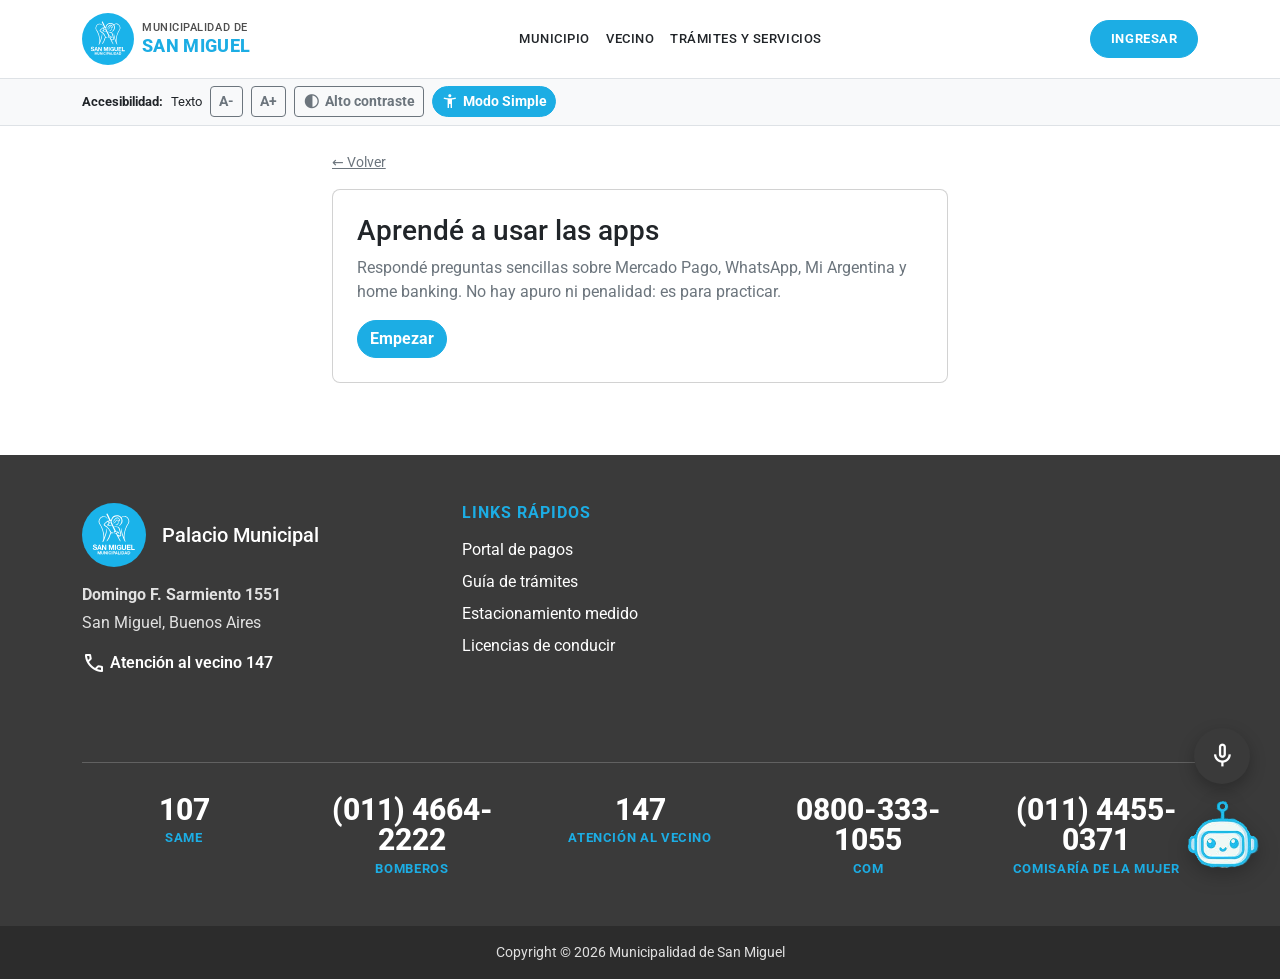
<file: juego.html>
<!DOCTYPE html>
<html lang="es" data-bs-theme="light">
<head>
<meta charset="UTF-8">
<meta name="viewport" content="width=device-width, initial-scale=1, viewport-fit=cover">
<link href="https://cdn.jsdelivr.net/npm/bootstrap@5.3.3/dist/css/bootstrap.min.css" rel="stylesheet">
<link href="https://fonts.googleapis.com/css2?family=Roboto:wght@300;400;500;700;900&family=Material+Symbols+Outlined:opsz,wght,FILL,GRAD@24,200..400,0,0&display=swap" rel="stylesheet">
<link href="css/styles.css" rel="stylesheet">
<title>Aprendé a usar las apps · Municipalidad de San Miguel</title>
<link rel="manifest" href="manifest.json">
<meta name="theme-color" content="#1CADE4">
<link rel="apple-touch-icon" href="icons/icon-192.png">
</head>
<body data-page="juego">

<div id="app-header"></div>
<div id="app-a11y"></div>

<main class="container py-4" style="max-width:640px">

  <!-- Intro -->
  <section id="juego-intro">
    <a href="index.html" class="d-inline-block mb-3 small text-secondary">← Volver</a>
    <div class="card p-4">
      <h1 class="h3">Aprendé a usar las apps</h1>
      <p class="text-secondary">Respondé preguntas sencillas sobre Mercado Pago, WhatsApp, Mi Argentina y home banking. No hay apuro ni penalidad: es para practicar.</p>
      <div><button class="btn btn-primary" data-action="juego-iniciar">Empezar</button></div>
    </div>
  </section>

  <!-- Pregunta -->
  <section id="juego-pregunta" class="d-none">
    <div class="progress mb-3" id="progress" role="progressbar" aria-label="Progreso del juego" aria-valuemin="0" aria-valuemax="100" style="height:8px">
      <div class="progress-bar" id="progress-bar" style="width:0%"></div>
    </div>
    <div class="card p-4">
      <h2 class="h4 mb-3" id="pregunta-texto"></h2>
      <div id="opciones"></div>
      <p id="feedback" class="feedback" role="status"></p>
      <div><button class="btn btn-primary d-none" id="btn-siguiente" data-action="juego-siguiente">Siguiente</button></div>
    </div>
  </section>

  <!-- Resultado -->
  <section id="juego-resultado" class="d-none text-center">
    <div class="card p-4">
      <h2 class="h3">¡Terminaste!</h2>
      <p class="score-num mb-1" id="score-final"></p>
      <p id="score-msg"></p>
      <div class="d-flex flex-wrap gap-2 justify-content-center">
        <button class="btn btn-outline-primary btn-sm" data-action="juego-iniciar">Jugar de nuevo</button>
        <button class="btn btn-primary btn-sm d-none" id="btn-repasar" data-action="juego-repasar">Repasar solo lo que fallé</button>
        <a class="btn btn-primary btn-sm" href="index.html">Volver</a>
      </div>
    </div>
  </section>
</main>

<div id="app-footer"></div>
<div id="app-floating"></div>

<script src="https://cdn.jsdelivr.net/npm/bootstrap@5.3.3/dist/js/bootstrap.bundle.min.js"></script>
<script src="js/utils.js"></script>
<script src="js/data.js"></script>
<script src="js/components.js"></script>
<script src="js/accesibilidad.js"></script>
<script src="js/asistente.js"></script>
<script src="js/juego.js"></script>
</body>
</html>
</file>
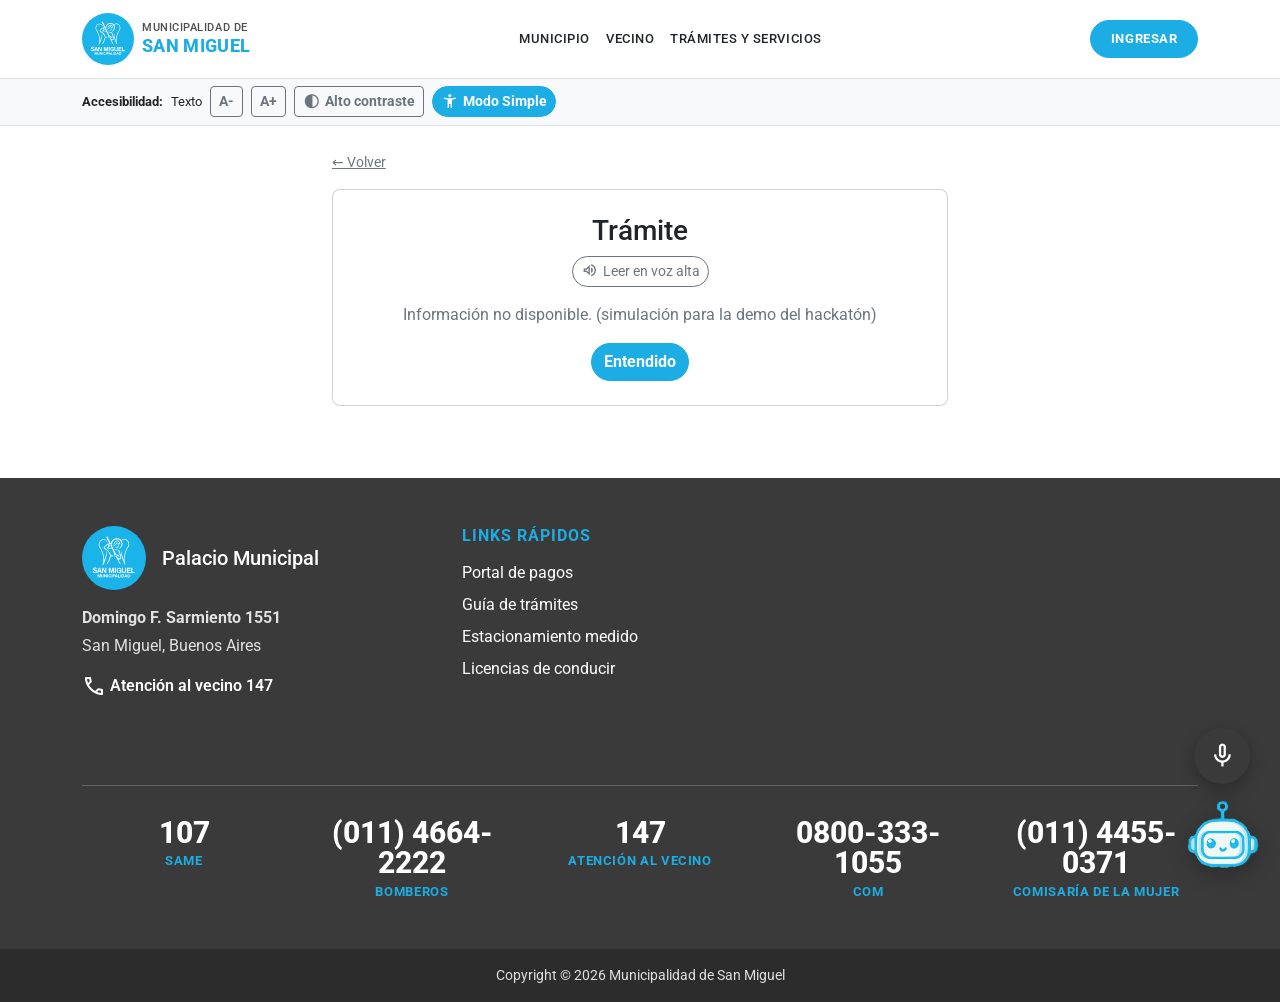
<file: tramite.html>
<!DOCTYPE html>
<html lang="es" data-bs-theme="light">
<head>
<meta charset="UTF-8">
<meta name="viewport" content="width=device-width, initial-scale=1, viewport-fit=cover">
<link href="https://cdn.jsdelivr.net/npm/bootstrap@5.3.3/dist/css/bootstrap.min.css" rel="stylesheet">
<link href="https://fonts.googleapis.com/css2?family=Roboto:wght@300;400;500;700;900&family=Material+Symbols+Outlined:opsz,wght,FILL,GRAD@24,200..400,0,0&display=swap" rel="stylesheet">
<link href="css/styles.css" rel="stylesheet">
<title>Trámite · Municipalidad de San Miguel</title>
<link rel="manifest" href="manifest.json">
<meta name="theme-color" content="#1CADE4">
<link rel="apple-touch-icon" href="icons/icon-192.png">
</head>
<body data-page="tramite">

<div id="app-header"></div>
<div id="app-a11y"></div>

<main class="container py-4" style="max-width:640px">
  <a href="index.html" class="d-inline-block mb-3 small text-secondary">← Volver</a>
  <div class="card text-center p-4">
    <h1 class="h3" id="tramite-titulo"></h1>
    <div><button class="btn btn-sm btn-outline-secondary rounded-pill mb-3 d-inline-flex align-items-center gap-1" data-action="leer-voz"><span class="material-symbols-outlined align-middle" aria-hidden="true" style="font-size:1.1rem">volume_up</span> Leer en voz alta</button></div>
    <p class="text-secondary" id="tramite-texto"></p>
    <div><a href="index.html" class="btn btn-primary">Entendido</a></div>
  </div>
</main>

<div id="app-footer"></div>
<div id="app-floating"></div>

<script src="https://cdn.jsdelivr.net/npm/bootstrap@5.3.3/dist/js/bootstrap.bundle.min.js"></script>
<script src="js/utils.js"></script>
<script src="js/data.js"></script>
<script src="js/components.js"></script>
<script src="js/accesibilidad.js"></script>
<script src="js/asistente.js"></script>
<script src="js/tramite.js"></script>
</body>
</html>
</file>
<file: css/styles.css>
/* ==========================================================================
   Municipalidad de San Miguel — Estilos propios (sobre Bootstrap 5.3)
   Índice:
   1. Variables / tema            6. Programas y servicios
   2. Base y accesibilidad        7. Guía de trámites, Eventos (carrusel), Noticias
   3. Componentes Bootstrap       8. Footer
   4. Navbar y barra a11y         9. Modo Simple
   5. Home: buscador, hero, accesos   10. Flotantes, asistente, tabbar     11. Juego
   ========================================================================== */

/* 1. VARIABLES / TEMA ------------------------------------------------------ */
:root {
  --sm-gray: #4E4E4E;
  --sm-gray-dark: #3A3A3A;
  --sm-blue: #1CADE4;
  --sm-blue-dark: #0E8FC0;
  --sm-blue-bar: #1B9FD8;
  --sm-card-bg: #F4F3F3;      /* fondo de los contenedores de programas */
  --sm-fs: 1;                 /* factor de tamaño de letra (js/accesibilidad.js) */

  --bs-primary: var(--sm-blue);
  --bs-primary-rgb: 28, 173, 228;
  --bs-link-color: var(--sm-blue-dark);
  --bs-border-radius: .5rem;
}
[data-bs-theme="dark"] {
  --bs-body-bg: #14171A;
  --bs-tertiary-bg: #1D2126;
  --sm-card-bg: #1D2126;
}
[data-contrast="high"] {
  --sm-blue: #003C82; --sm-blue-dark: #002450; --sm-blue-bar: #003C82;
  --sm-gray: #000; --sm-gray-dark: #000; --sm-card-bg: #fff;
  --bs-body-color: #000; --bs-secondary-color: #000; --bs-border-color: #000; --bs-tertiary-bg: #fff;
}
[data-contrast="high"] .card,
[data-contrast="high"] .sm-portal,
[data-contrast="high"] .sm-prog,
[data-contrast="high"] .sm-event,
[data-contrast="high"] .sm-simple-card,
[data-contrast="high"] .a11y-bar .btn { border: 2px solid #000 !important; }
[data-contrast="high"] .sm-hero-slide { background: #003C82 !important; }
[data-contrast="high"] .sm-safety { background: #fff; border: 2px solid #000; }

/* 2. BASE Y ACCESIBILIDAD -------------------------------------------------- */
html { font-size: calc(16px * var(--sm-fs)); scroll-behavior: smooth; }
body { font-family: 'Roboto', system-ui, sans-serif; }
h1, h2, h3 { font-weight: 700; }
:focus-visible { outline: 3px solid #FFB300 !important; outline-offset: 2px; }

/* Íconos Google Material Symbols (Outlined, trazo fino) */
.material-symbols-outlined {
  font-family: 'Material Symbols Outlined';
  font-weight: normal; font-style: normal; font-size: 1.5rem; line-height: 1;
  letter-spacing: normal; text-transform: none; display: inline-block; white-space: nowrap;
  direction: ltr; -webkit-font-smoothing: antialiased; user-select: none; vertical-align: middle;
}

/* 3. COMPONENTES BOOTSTRAP ------------------------------------------------- */
.btn-primary {
  --bs-btn-bg: var(--sm-blue); --bs-btn-border-color: var(--sm-blue);
  --bs-btn-hover-bg: var(--sm-blue-dark); --bs-btn-hover-border-color: var(--sm-blue-dark);
  --bs-btn-active-bg: var(--sm-blue-dark); --bs-btn-active-border-color: var(--sm-blue-dark);
  --bs-btn-color: #fff; --bs-btn-hover-color: #fff; --bs-btn-active-color: #fff;
  font-weight: 700; border-radius: 20px;
}
.btn-outline-primary {
  --bs-btn-color: var(--sm-blue-dark); --bs-btn-border-color: var(--sm-blue);
  --bs-btn-hover-bg: var(--sm-blue); --bs-btn-hover-border-color: var(--sm-blue);
  font-weight: 700; border-radius: 20px;
}
.text-sm-blue { color: var(--sm-blue) !important; }
.text-sm-blue-dark { color: var(--sm-blue-dark) !important; }

/* 4. NAVBAR (limpio, estilo zarate.gob.ar) Y BARRA A11Y -------------------- */
.sm-header { background: var(--bs-body-bg); box-shadow: 0 1px 0 var(--bs-border-color); z-index: 1040; }
.sm-brand-txt { line-height: 1.1; }
.sm-brand-txt small { display: block; font-size: .68rem; font-weight: 500; letter-spacing: .05em; color: var(--sm-gray); }
.sm-brand-txt strong { font-size: 1.1rem; font-weight: 800; letter-spacing: .02em; color: var(--sm-blue); }
.sm-header .nav-link, .sm-header .dropdown-item {
  font-size: .82rem; font-weight: 500; letter-spacing: .04em; text-transform: uppercase; color: var(--bs-body-color);
}
.sm-header .nav-link { padding: .9rem .85rem; position: relative; }
.sm-header .nav-link:hover, .sm-header .nav-link.show { color: var(--sm-blue-dark); }
@media (min-width: 992px) {
  .sm-header .nav-link::after { content: ''; position: absolute; left: .85rem; right: .85rem; bottom: .55rem; height: 2px; background: var(--sm-blue); transform: scaleX(0); transition: transform .2s; border: 0; margin: 0; }
  .sm-header .nav-link:hover::after, .sm-header .nav-link.show::after { transform: scaleX(1); }
  .sm-header .dropdown-toggle::after { display: none; }
  .sm-header .dropdown:hover > .dropdown-menu { display: block; margin-top: 0; }
}
.sm-header .dropdown-menu { border: 0; border-radius: 0 0 8px 8px; box-shadow: 0 12px 28px rgba(0,0,0,.14); padding: .5rem 0; min-width: 260px; }
.sm-header .dropdown-item { text-transform: none; letter-spacing: 0; font-size: .9rem; padding: .45rem 1.2rem; white-space: normal; }
.sm-header .dropdown-item:hover { background: rgba(28,173,228,.1); color: var(--sm-blue-dark); }
.sm-header .dropdown-header { text-transform: uppercase; font-size: .72rem; font-weight: 700; letter-spacing: .06em; color: var(--sm-blue-dark); }
@media (min-width: 992px) { .sm-dd-2col { columns: 2; min-width: 520px; } .sm-dd-2col li { break-inside: avoid; } }
.sm-contact { font-size: .82rem; letter-spacing: .05em; padding: .5rem 1.2rem; }
.sm-icon-btn { border: 0; color: var(--bs-body-color); padding: .4rem; }

.a11y-bar { background: var(--bs-tertiary-bg); border-bottom: 1px solid var(--bs-border-color); font-size: .82rem; }
.a11y-bar .btn { font-weight: 700; }
.a11y-bar .btn .material-symbols-outlined { font-size: 1.1rem; }
.a11y-bar .btn.active { background: var(--sm-blue); color: #fff; border-color: var(--sm-blue); }

.sm-announce { background: var(--sm-blue-bar); color: #fff; font-weight: 700; font-size: .9rem; }

/* 5. HOME: BUSCADOR, HERO, ACCESOS ---------------------------------------- */
.sm-search { max-width: 700px; }
.sm-searchbar { border: 1px solid var(--bs-border-color); border-radius: 24px; background: var(--bs-body-bg); padding: .4rem .5rem .4rem 1.1rem; }
.sm-searchbar input { border: 0; outline: 0; background: transparent; color: var(--bs-body-color); }
.sm-searchbar .btn { width: 38px; height: 38px; border-radius: 50%; padding: 0; background: var(--bs-tertiary-bg); }

.sm-hero-slide { min-height: 300px; display: flex; align-items: flex-end; background: linear-gradient(120deg, #0E8FC0, #1CADE4 60%, #5FD0EE); }
.sm-hero-cap { color: #fff; padding: 1.6rem 3rem 4rem; max-width: 680px; }
.sm-hero-cap h2 { color: #fff; font-size: 2.2rem; font-weight: 800; }

/* Accesos principales: tarjetas blancas que "flotan" sobre el hero */
.sm-portals-wrap { margin-top: -3rem; position: relative; z-index: 3; }
.sm-portal {
  display: flex; flex-direction: column; align-items: center; justify-content: center; gap: 1.1rem;
  width: 100%; aspect-ratio: 1 / 1; padding: 1.2rem; text-align: center;
  background: var(--bs-body-bg); color: var(--sm-gray); border: 2px solid transparent; border-radius: 6px;
  box-shadow: 0 10px 26px rgba(0,0,0,.14); transition: transform .2s, border-color .2s;
}
.sm-portal:hover { transform: translateY(-4px); border-color: var(--sm-blue); }
.sm-portal .material-symbols-outlined { font-size: 4.6rem; color: var(--sm-blue); font-variation-settings: 'wght' 300; }
.sm-portal strong { font-size: 1.15rem; font-weight: 700; text-transform: uppercase; line-height: 1.2; }
[data-bs-theme="dark"] .sm-portal { color: var(--bs-body-color); }

.sm-section-title { font-size: 2.1rem; font-weight: 500; text-align: center; color: var(--sm-gray); margin-bottom: 2rem; }
.sm-section-title b { font-weight: 900; }
[data-bs-theme="dark"] .sm-section-title { color: var(--bs-body-color); }

/* 6. PROGRAMAS Y SERVICIOS (barras con bloque de color + ícono) ------------ */
.sm-prog {
  display: flex; align-items: stretch; width: 100%; padding: 0; text-align: left; overflow: hidden;
  background: var(--sm-card-bg); border: 0; border-radius: 4px; color: var(--sm-gray);
  transition: box-shadow .2s, transform .2s;
}
.sm-prog:hover { box-shadow: 0 6px 16px rgba(0,0,0,.14); transform: translateY(-2px); }
.sm-prog-ic { width: 100px; min-height: 100px; flex-shrink: 0; display: flex; align-items: center; justify-content: center; color: #fff; }
.sm-prog-ic .material-symbols-outlined { font-size: 3rem; font-variation-settings: 'wght' 300; }
.sm-prog-label { padding: .8rem 1.4rem; font-weight: 500; font-size: 1.25rem; letter-spacing: .02em; text-transform: uppercase; display: flex; align-items: center; }
[data-bs-theme="dark"] .sm-prog { color: var(--bs-body-color); }

/* 7. GUÍA DE TRÁMITES, EVENTOS (CARRUSEL), NOTICIAS ------------------------ */
.sm-guia { background: var(--sm-blue-bar); color: #fff; border-radius: 8px; }
.sm-guia h2 { color: #fff; font-weight: 800; text-transform: uppercase; }
.sm-guia .material-symbols-outlined { font-size: 5rem; font-variation-settings: 'wght' 300; }
.sm-guia .btn { background: #fff; color: var(--sm-blue-dark); border-color: #fff; letter-spacing: .05em; }
.sm-guia .btn:hover { background: var(--sm-gray-dark); color: #fff; border-color: var(--sm-gray-dark); }

/* Carrusel de eventos (scroll-snap + botones prev/next) */
.sm-events { position: relative; }
.sm-events-track { display: flex; gap: 1rem; overflow-x: auto; scroll-snap-type: x mandatory; scrollbar-width: none; padding: .25rem; }
.sm-events-track::-webkit-scrollbar { display: none; }
.sm-event { flex: 0 0 calc((100% - 3rem) / 4); scroll-snap-align: start; border: 0; border-radius: 8px; overflow: hidden; color: #fff; text-align: left; display: flex; flex-direction: column; aspect-ratio: 4 / 5; padding: 1.3rem; position: relative; box-shadow: 0 6px 16px rgba(0,0,0,.14); }
.sm-event::before { content: ''; position: absolute; inset: 0; background: linear-gradient(180deg, rgba(0,0,0,0) 30%, rgba(0,0,0,.55)); }
.sm-event > * { position: relative; }
.sm-event .sm-event-ic { font-size: 5.5rem; opacity: .9; margin: auto; font-variation-settings: 'wght' 200; }
.sm-event .sm-pill { align-self: flex-start; background: rgba(255,255,255,.22); color: #fff; }
.sm-event h3 { font-size: 1.15rem; font-weight: 700; color: #fff; margin: .6rem 0 .3rem; }
.sm-event p { font-size: .85rem; margin: 0; color: rgba(255,255,255,.9); }
@media (max-width: 991.98px) { .sm-event { flex-basis: calc((100% - 1rem) / 2); } }
@media (max-width: 575.98px) { .sm-event { flex-basis: 82%; } }
.sm-events-btn { position: absolute; top: 50%; transform: translateY(-50%); width: 44px; height: 44px; border-radius: 50%; border: 0; background: var(--bs-body-bg); color: var(--sm-gray); box-shadow: 0 4px 12px rgba(0,0,0,.25); z-index: 2; display: flex; align-items: center; justify-content: center; }
.sm-events-btn.prev { left: -14px; } .sm-events-btn.next { right: -14px; }
[data-bs-theme="dark"] .sm-events-btn { color: var(--bs-body-color); }
@media (max-width: 575.98px) { .sm-events-btn { display: none; } }

.sm-news-img { height: 160px; display: flex; align-items: center; justify-content: center; color: #fff; }
.sm-news-img .material-symbols-outlined { font-size: 3.6rem; font-variation-settings: 'wght' 300; }
.sm-pill { font-size: .7rem; font-weight: 700; color: var(--sm-blue-dark); background: rgba(28,173,228,.13); border-radius: 20px; padding: .15rem .7rem; display: inline-block; text-transform: uppercase; letter-spacing: .03em; }

/* 8. FOOTER (estructura de zarate.gob.ar) --------------------------------- */
.sm-footer { background: var(--sm-gray-dark); color: rgba(255,255,255,.85); }
.sm-foot-title { color: var(--sm-blue); font-weight: 700; letter-spacing: .06em; margin-bottom: 1rem; }
.sm-foot-links li { margin-bottom: .5rem; }
.sm-footer a { color: #fff; text-decoration: none; }
.sm-footer a:hover { color: var(--sm-blue); }
.sm-foot-link { font-weight: 600; }
.sm-map { width: 100%; height: 220px; border: 0; border-radius: 8px; }
.sm-foot-hr { border-color: rgba(255,255,255,.2); margin: 2rem 0; opacity: 1; }
.sm-emg-item { display: flex; flex-direction: column; gap: .2rem; }
.sm-emg-num { font-size: 1.9rem; font-weight: 800; line-height: 1; }
.sm-emg-lbl { color: var(--sm-blue); font-weight: 700; text-transform: uppercase; font-size: .8rem; letter-spacing: .05em; }
.sm-foot-bottom { background: rgba(0,0,0,.25); }

/* 9. MODO SIMPLE ----------------------------------------------------------- */
.solo-simple { display: none; }
body.simple .solo-simple { display: block; }
body.simple .solo-normal { display: none !important; }

.sm-mic { width: 96px; height: 96px; border-radius: 50%; border: 0; background: var(--sm-gray-dark); color: #fff; }
.sm-mic .material-symbols-outlined { font-size: 2.8rem; }
.sm-simple-card { background: var(--bs-body-bg); border: 2px solid var(--bs-border-color); border-radius: 14px; padding: 1.4rem 1rem; width: 100%; color: var(--sm-blue-dark); }
.sm-simple-card .material-symbols-outlined { font-size: 2.6rem; display: block; margin: 0 auto .4rem; }
.sm-simple-sec { background: var(--bs-tertiary-bg); border: 0; border-radius: 12px; padding: 1rem; width: 100%; text-align: left; color: var(--sm-blue-dark); }
.sm-safety { background: #FFF7E6; border: 1px solid #F0D48A; border-radius: 14px; color: #3A3A3A; }
[data-bs-theme="dark"] .sm-safety { background: #2B2413; border-color: #6B5A22; color: #EDEFF2; }

/* 10. FLOTANTES, ASISTENTE, TABBAR ---------------------------------------- */
.sm-mascot { position: fixed; right: 12px; bottom: 12px; z-index: 1030; background: none; border: 0; padding: 0; filter: drop-shadow(0 6px 10px rgba(0,0,0,.25)); }
.sm-mascot img { display: block; height: auto; }
.sm-fab { position: fixed; right: 30px; width: 56px; height: 56px; border-radius: 50%; border: 0; color: #fff; box-shadow: 0 6px 16px rgba(0,0,0,.25); z-index: 1030; }
.sm-fab .material-symbols-outlined { font-size: 1.8rem; }
.sm-fab-assistant { bottom: 116px; background: var(--sm-gray-dark); }
.sm-mascot-tip { position: fixed; right: 20px; bottom: 182px; max-width: 230px; z-index: 1030; background: var(--bs-body-bg); border: 1px solid var(--bs-border-color); border-radius: 12px; box-shadow: 0 8px 20px rgba(0,0,0,.15); }

.ao-mic-wrap { position: relative; width: 110px; height: 110px; margin: 0 auto 1rem; display: flex; align-items: center; justify-content: center; }
.ao-ring { position: absolute; border-radius: 50%; border: 2px solid var(--sm-blue); opacity: 0; }
.ao-mic-wrap.listening .r1 { animation: aoPulse 1.6s ease-out infinite; }
.ao-mic-wrap.listening .r2 { animation: aoPulse 1.6s ease-out infinite .5s; }
@keyframes aoPulse { 0% { width: 70px; height: 70px; opacity: .6; } 100% { width: 110px; height: 110px; opacity: 0; } }
.ao-mic { width: 70px; height: 70px; border-radius: 50%; border: 0; background: var(--sm-blue); color: #fff; z-index: 1; }
.ao-mic .material-symbols-outlined { font-size: 2rem; }
.ao-mic-wrap.listening .ao-mic { background: var(--sm-blue-dark); }

/* Conversación con Miguelito */
.ao-avatar { border-radius: 50%; background: var(--sm-card-bg); object-fit: contain; }
.ao-chat { max-height: 45vh; overflow-y: auto; display: flex; flex-direction: column; gap: .5rem; margin-bottom: 1rem; padding: .25rem; }
.ao-chat:empty { display: none; }
.ao-chat:not(:empty) + .ao-mic-wrap { width: 84px; height: 84px; margin-bottom: .5rem; }
.ao-chat:not(:empty) + .ao-mic-wrap .ao-mic { width: 56px; height: 56px; }
.ao-msg { max-width: 85%; padding: .55rem .8rem; border-radius: 14px; font-size: 1rem; line-height: 1.4; white-space: pre-wrap; overflow-wrap: anywhere; }
.ao-msg a { color: inherit; text-decoration: underline; }
.ao-msg.user { align-self: flex-end; background: var(--sm-blue); color: #fff; border-bottom-right-radius: 4px; }
.ao-msg.bot { align-self: flex-start; background: var(--bs-tertiary-bg); color: var(--bs-body-color); border-bottom-left-radius: 4px; }
.ao-msg.human { align-self: flex-start; background: #FFF3CD; color: #5C4500; border-bottom-left-radius: 4px; }
.ao-who { display: block; font-size: .72rem; font-weight: 700; opacity: .8; margin-bottom: .1rem; }
[data-contrast="high"] .ao-msg { border: 2px solid #000; }
[data-contrast="high"] .ao-msg.bot, [data-contrast="high"] .ao-msg.human { background: #fff; color: #000; }

.sm-tabbar { background: var(--bs-body-bg); border-top: 1px solid var(--bs-border-color); padding: .5rem 0 calc(.5rem + env(safe-area-inset-bottom, 0px)); z-index: 1030; }
.sm-tabbar .tab { flex: 1; background: none; border: 0; font-size: .62rem; color: var(--bs-secondary-color); text-decoration: none; display: flex; flex-direction: column; align-items: center; gap: .15rem; }
.sm-tabbar .tab .material-symbols-outlined { font-size: 1.4rem; }
.sm-tabbar .tab.active { color: var(--sm-blue-dark); }
@media (max-width: 767.98px) {
  body:not(.simple) { padding-bottom: 4.5rem; }
  body.simple .sm-tabbar { display: none !important; }
  .sm-mascot { bottom: 76px; } .sm-mascot img { width: 68px; }
  .sm-fab-assistant { bottom: 152px; right: 18px; }
  .sm-mascot-tip { bottom: 218px; }
  body.simple .sm-mascot { bottom: 12px; }
  body.simple .sm-fab-assistant { bottom: 88px; }
  body.simple .sm-mascot-tip { bottom: 154px; }
  .sm-section-title { font-size: 1.5rem; }
  .sm-prog-label { font-size: 1rem; }
  .sm-prog-ic { width: 76px; min-height: 76px; }
  .sm-portal .material-symbols-outlined { font-size: 3.4rem; }
  .sm-portal strong { font-size: .9rem; }
}

/* 11. JUEGO DE APPS -------------------------------------------------------- */
.opt { text-align: left; border: 2px solid var(--bs-border-color); border-radius: 12px; padding: .85rem 1.05rem; background: var(--bs-body-bg); color: var(--bs-body-color); width: 100%; margin-bottom: .65rem; }
.opt.correct { border-color: #2E8B57; background: rgba(46,139,87,.1); }
.opt.wrong   { border-color: #C0392B; background: rgba(192,57,43,.1); }
.opt:disabled { cursor: default; opacity: 1; }
.feedback.ok { color: #2E8B57; font-weight: 700; }
.feedback.no { color: #C0392B; font-weight: 700; }
.score-num { font-size: 2.6rem; font-weight: 800; color: var(--sm-blue-dark); }
.progress-bar { background: var(--sm-blue); }
</file>
